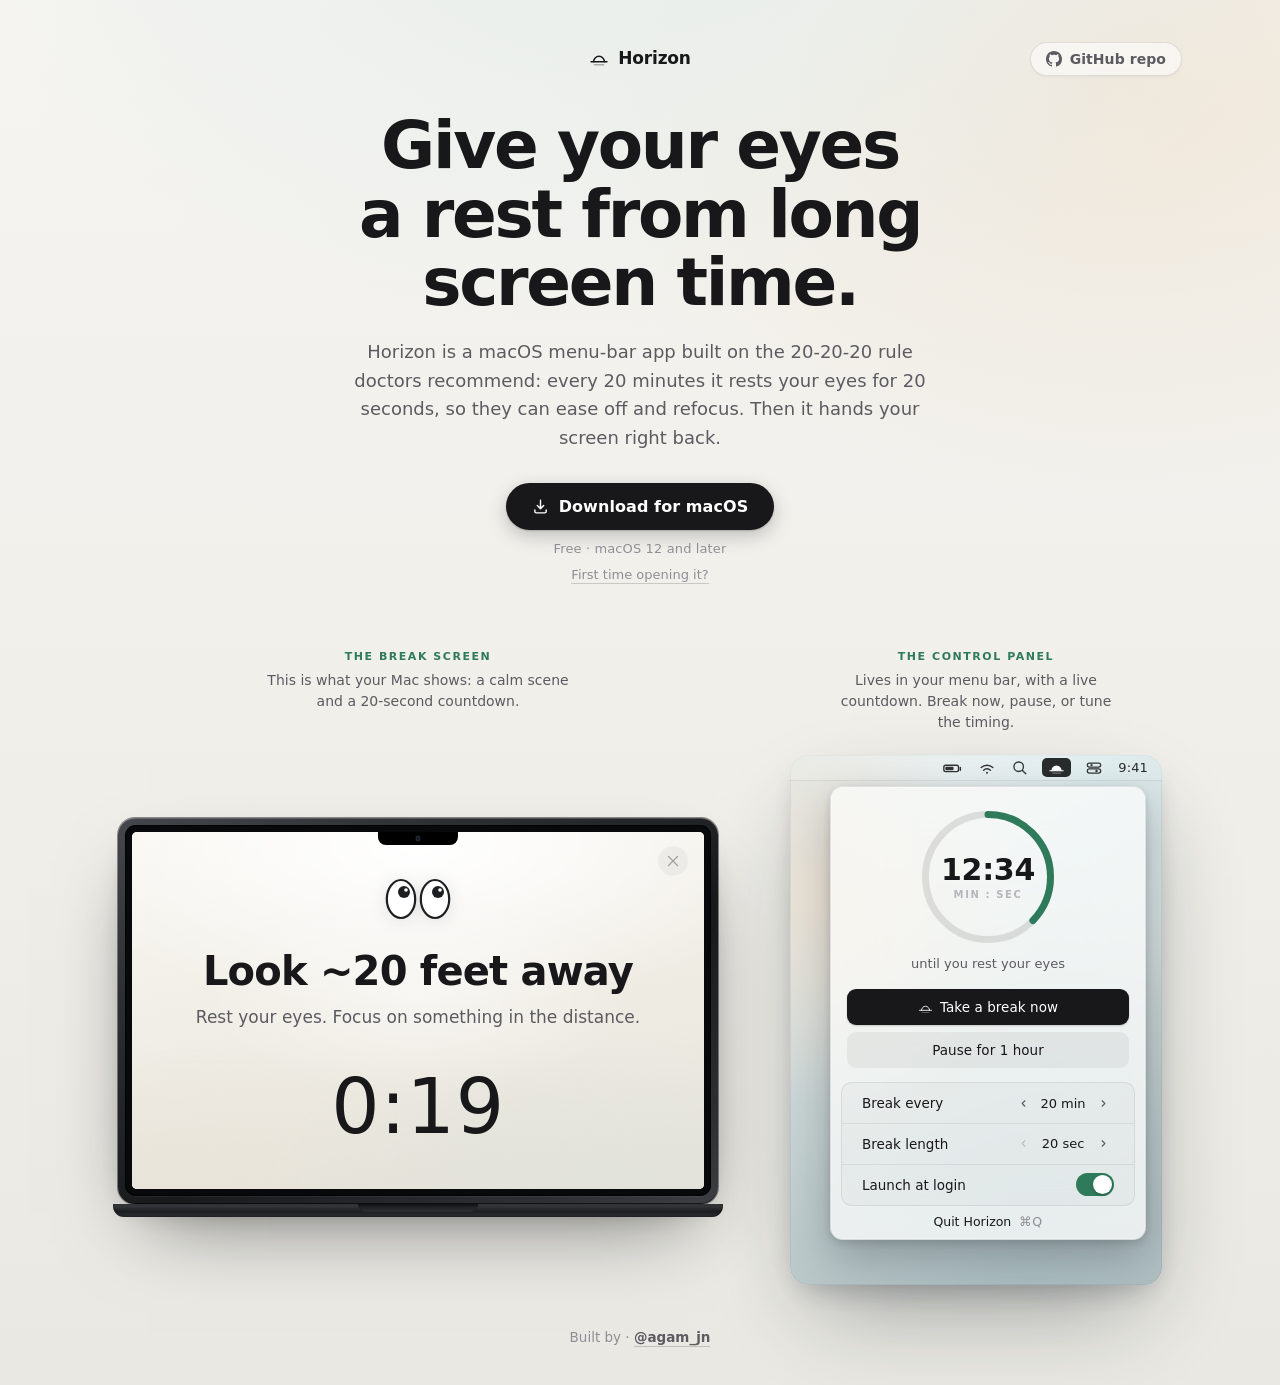
<file: index.html>
<!DOCTYPE html>
<html lang="en">
<head>
  <meta charset="UTF-8" />
  <meta name="viewport" content="width=device-width, initial-scale=1.0" />
  <title>Horizon — rest your eyes</title>

  <meta name="description" content="Horizon is a macOS menu-bar app built on the 20-20-20 rule doctors recommend: every 20 minutes it rests your eyes for 20 seconds, then hands your screen right back." />
  <meta name="theme-color" content="#f5f4f0" />
  <link rel="icon" href="favicon.svg" type="image/svg+xml" />
  <link rel="canonical" href="https://horizon.agamjn.com/" />

  <!-- Open Graph / social -->
  <meta property="og:type" content="website" />
  <meta property="og:title" content="Horizon — rest your eyes" />
  <meta property="og:description" content="A macOS menu-bar app built on the 20-20-20 rule: every 20 minutes it rests your eyes for 20 seconds, then hands your screen right back." />
  <meta property="og:url" content="https://horizon.agamjn.com/" />
  <meta property="og:image" content="https://horizon.agamjn.com/og-image.jpg" />
  <meta property="og:image:width" content="1200" />
  <meta property="og:image:height" content="630" />
  <meta property="og:image:type" content="image/jpeg" />
  <meta property="og:image:alt" content="Horizon — give your eyes a rest from long screen time. A macOS app showing a 20-second eye-rest break on a MacBook." />
  <meta name="twitter:card" content="summary_large_image" />
  <meta name="twitter:title" content="Horizon — rest your eyes" />
  <meta name="twitter:description" content="A macOS menu-bar app built on the 20-20-20 rule: rest your eyes 20 seconds every 20 minutes." />
  <meta name="twitter:image" content="https://horizon.agamjn.com/og-image.jpg" />
  <meta name="twitter:image:alt" content="Horizon — automatic 20-20-20 eye-rest breaks for macOS." />

  <link rel="stylesheet" href="horizon.css" />
</head>
<body>
  <main class="page">
    <!-- brand lockup -->
    <div class="brand">
      <span class="brand-mark" aria-hidden="true">
        <svg width="20" height="20" viewBox="0 0 24 24" fill="none" style="display:block">
          <line x1="2.5" y1="16.5" x2="21.5" y2="16.5" stroke="currentColor" stroke-width="1.818" stroke-linecap="round" />
          <line x1="6.5" y1="20" x2="17.5" y2="20" stroke="currentColor" stroke-width="1.818" stroke-linecap="round" opacity="0.32" />
          <path d="M5.5 16.5a6.5 6.5 0 0 1 13 0" stroke="currentColor" stroke-width="1.818" stroke-linecap="round" fill="none" />
        </svg>
      </span>
      <span class="brand-name">Horizon</span>
    </div>

    <!-- GitHub repo — secondary CTA, pinned top-right -->
    <a class="gh-link" href="https://github.com/agamjn/Horizon" target="_blank" rel="noopener" aria-label="View the Horizon repository on GitHub">
      <svg width="16" height="16" viewBox="0 0 16 16" fill="currentColor" aria-hidden="true">
        <path d="M8 0C3.58 0 0 3.58 0 8c0 3.54 2.29 6.53 5.47 7.59.4.07.55-.17.55-.38 0-.19-.01-.82-.01-1.49-2.01.37-2.53-.49-2.69-.94-.09-.23-.48-.94-.82-1.13-.28-.15-.68-.52-.01-.53.63-.01 1.08.58 1.23.82.72 1.21 1.87.87 2.33.66.07-.52.28-.87.51-1.07-1.78-.2-3.64-.89-3.64-3.95 0-.87.31-1.59.82-2.15-.08-.2-.36-1.02.08-2.12 0 0 .67-.21 2.2.82.64-.18 1.32-.27 2-.27.68 0 1.36.09 2 .27 1.53-1.04 2.2-.82 2.2-.82.44 1.1.16 1.92.08 2.12.51.56.82 1.27.82 2.15 0 3.07-1.87 3.75-3.65 3.95.29.25.54.73.54 1.48 0 1.07-.01 1.93-.01 2.2 0 .21.15.46.55.38A8.013 8.013 0 0 0 16 8c0-4.42-3.58-8-8-8z" />
      </svg>
      <span class="gh-label">GitHub repo</span>
    </a>

    <!-- hero text -->
    <h1 class="headline">Give your eyes a rest from long screen time.</h1>
    <p class="sub">
      Horizon is a macOS menu-bar app built on the 20-20-20 rule doctors recommend: every
      20 minutes it rests your eyes for 20 seconds, so they can ease off and refocus. Then it hands
      your screen right back.
    </p>

    <!-- CTA -->
    <div class="cta-wrap">
      <a class="cta" href="https://github.com/agamjn/Horizon/releases/latest/download/Horizon.dmg">
        <svg width="17" height="17" viewBox="0 0 24 24" fill="none" style="margin-right:1px" aria-hidden="true">
          <path d="M12 3v12m0 0l-4.5-4.5M12 15l4.5-4.5" stroke="currentColor" stroke-width="2" stroke-linecap="round" stroke-linejoin="round" />
          <path d="M4 17v2a2 2 0 0 0 2 2h12a2 2 0 0 0 2-2v-2" stroke="currentColor" stroke-width="2" stroke-linecap="round" />
        </svg>
        Download for macOS
      </a>
      <span class="cta-note">Free · macOS 12 and later</span>
      <button type="button" class="cta-first" id="helpLink" aria-haspopup="dialog" aria-controls="helpDialog">First time opening it?</button>
    </div>

    <!-- SIDE BY SIDE: the break screen, and the control that drives it -->
    <section class="duo">
      <!-- break screen — the larger surface -->
      <figure class="duo-col break-col">
        <figcaption class="duo-cap">
          <span class="duo-kicker">The break screen</span>
          <span class="duo-desc">This is what your Mac shows: a calm scene and a 20-second countdown.</span>
        </figcaption>
        <div class="duo-stage">
          <!-- hand-built MacBook frame -->
          <div class="mac">
            <div class="mac-lid">
              <div class="mac-bezel">
                <div class="mac-screen">
                  <!-- break view -->
                  <div class="brk">
                    <div class="brk-scene"></div>
                    <div class="brk-haze"></div>
                    <div class="brk-center">
                      <svg class="brk-eyes" width="86" height="46" viewBox="0 0 86 46" fill="none" aria-hidden="true">
                        <ellipse cx="26" cy="23" rx="14.2" ry="19" fill="#fff" stroke="#1c1e22" stroke-width="2.2" />
                        <ellipse cx="60" cy="23" rx="14.2" ry="19" fill="#fff" stroke="#1c1e22" stroke-width="2.2" />
                        <circle cx="29" cy="16" r="6" fill="#1c1e22" />
                        <circle cx="63" cy="16" r="6" fill="#1c1e22" />
                        <circle cx="31" cy="14" r="1.8" fill="#fff" />
                        <circle cx="65" cy="14" r="1.8" fill="#fff" />
                      </svg>
                      <div class="brk-title">Look ~20 feet away</div>
                      <div class="brk-sub">Rest your eyes. Focus on something in the distance.</div>
                      <div class="brk-count" id="brkCount">0:20</div>
                    </div>
                    <button class="brk-x" aria-label="Skip break" tabindex="-1">
                      <svg width="20" height="20" viewBox="0 0 24 24" fill="none"><path d="M6 6l12 12M18 6L6 18" stroke="currentColor" stroke-width="1.6" stroke-linecap="round" /></svg>
                    </button>
                  </div>
                  <div class="mac-screen-notch"><span class="mac-cam"></span></div>
                </div>
              </div>
            </div>
            <div class="mac-hinge"><span class="mac-notch"></span></div>
          </div>
        </div>
      </figure>

      <!-- control panel — lives in the menu bar (frozen snapshot) -->
      <figure class="duo-col control-col">
        <figcaption class="duo-cap">
          <span class="duo-kicker">The control panel</span>
          <span class="duo-desc">Lives in your menu bar, with a live countdown. Break now, pause, or tune the timing.</span>
        </figcaption>
        <div class="duo-stage">
          <div class="device" aria-label="Horizon menu-bar app">
            <div class="freeze" aria-hidden="true">
              <div class="hz-desktop">
                <!-- macOS menu bar -->
                <div class="hz-menubar">
                  <div class="hz-mb-cluster">
                    <span class="hz-mb-item">
                      <svg width="22" height="22" viewBox="0 0 24 24" fill="none"><rect x="2" y="9" width="16" height="7" rx="2" stroke="currentColor" stroke-width="1.5" /><rect x="3.6" y="10.6" width="9" height="3.8" rx="1" fill="currentColor" /><path d="M20 11.5v3" stroke="currentColor" stroke-width="1.6" stroke-linecap="round" /></svg>
                    </span>
                    <span class="hz-mb-item">
                      <svg width="20" height="20" viewBox="0 0 24 24" fill="none"><path d="M5 11.5a10 10 0 0 1 14 0M8 14.6a5.5 5.5 0 0 1 8 0" stroke="currentColor" stroke-width="1.7" stroke-linecap="round" /><circle cx="12" cy="17.6" r="1.2" fill="currentColor" /></svg>
                    </span>
                    <span class="hz-mb-item">
                      <svg width="19" height="19" viewBox="0 0 24 24" fill="none"><circle cx="11" cy="11" r="6" stroke="currentColor" stroke-width="1.7" /><path d="M16 16l4 4" stroke="currentColor" stroke-width="1.7" stroke-linecap="round" /></svg>
                    </span>
                    <span class="hz-mb-item hz-mb-app sel">
                      <svg width="17" height="17" viewBox="0 0 24 24" fill="none" style="display:block">
                        <line x1="2.5" y1="16.5" x2="21.5" y2="16.5" stroke="currentColor" stroke-width="1.545" stroke-linecap="round" />
                        <line x1="6.5" y1="20" x2="17.5" y2="20" stroke="currentColor" stroke-width="1.545" stroke-linecap="round" opacity="0.32" />
                        <path d="M5.5 16.5a6.5 6.5 0 0 1 13 0" stroke="currentColor" stroke-width="1.545" stroke-linecap="round" fill="currentColor" />
                      </svg>
                    </span>
                    <span class="hz-mb-item">
                      <svg width="20" height="20" viewBox="0 0 24 24" fill="none"><rect x="4" y="6" width="16" height="5" rx="2.5" stroke="currentColor" stroke-width="1.5" /><rect x="4" y="13" width="16" height="5" rx="2.5" stroke="currentColor" stroke-width="1.5" /><circle cx="9" cy="8.5" r="1.4" fill="currentColor" /><circle cx="15" cy="15.5" r="1.4" fill="currentColor" /></svg>
                    </span>
                    <span class="hz-mb-time">9:41</span>
                  </div>
                </div>

                <!-- popover (V2 · progress-ring hero), frozen at 12:34 -->
                <div class="hz-popwrap right">
                  <div class="hz-pop v2">
                    <div class="v2-hero">
                      <div class="hz-ring" style="width:132px;height:132px">
                        <svg width="132" height="132" style="transform:rotate(-90deg)">
                          <circle cx="66" cy="66" r="62.5" fill="none" stroke="rgba(0,0,0,0.10)" stroke-width="7" />
                          <circle cx="66" cy="66" r="62.5" fill="none" stroke="var(--ac)" stroke-width="7"
                            stroke-linecap="round" stroke-dasharray="392.7" stroke-dashoffset="246.7" />
                        </svg>
                        <div class="hz-ring-c">
                          <div class="v2-time">12:34</div>
                          <div class="v2-time-sub">min : sec</div>
                        </div>
                      </div>
                      <div class="v2-cap">until you rest your eyes</div>
                    </div>

                    <div class="v2-actions">
                      <button class="hz-btn primary" type="button">
                        <svg width="15" height="15" viewBox="0 0 24 24" fill="none" style="display:block">
                          <line x1="2.5" y1="16.5" x2="21.5" y2="16.5" stroke="currentColor" stroke-width="1.4" stroke-linecap="round" />
                          <line x1="6.5" y1="20" x2="17.5" y2="20" stroke="currentColor" stroke-width="1.4" stroke-linecap="round" opacity="0.32" />
                          <path d="M5.5 16.5a6.5 6.5 0 0 1 13 0" stroke="currentColor" stroke-width="1.4" stroke-linecap="round" fill="none" />
                        </svg>
                        Take a break now
                      </button>
                      <button class="hz-btn ghost" type="button">Pause for 1 hour</button>
                    </div>

                    <div class="v2-settings">
                      <div class="hz-row static tall">
                        <span class="hz-row-l">Break every</span>
                        <div class="hz-step">
                          <button type="button" aria-label="Less time between breaks">
                            <svg width="11" height="11" viewBox="0 0 24 24"><path d="M15 6l-6 6 6 6" fill="none" stroke="currentColor" stroke-width="2.4" stroke-linecap="round" stroke-linejoin="round" /></svg>
                          </button>
                          <span class="v">20 min</span>
                          <button type="button" aria-label="More time between breaks">
                            <svg width="11" height="11" viewBox="0 0 24 24"><path d="M9 6l6 6-6 6" fill="none" stroke="currentColor" stroke-width="2.4" stroke-linecap="round" stroke-linejoin="round" /></svg>
                          </button>
                        </div>
                      </div>
                      <div class="hz-sep flush"></div>
                      <div class="hz-row static tall">
                        <span class="hz-row-l">Break length</span>
                        <div class="hz-step">
                          <button type="button" aria-label="Shorter break" disabled>
                            <svg width="11" height="11" viewBox="0 0 24 24"><path d="M15 6l-6 6 6 6" fill="none" stroke="currentColor" stroke-width="2.4" stroke-linecap="round" stroke-linejoin="round" /></svg>
                          </button>
                          <span class="v">20 sec</span>
                          <button type="button" aria-label="Longer break">
                            <svg width="11" height="11" viewBox="0 0 24 24"><path d="M9 6l6 6-6 6" fill="none" stroke="currentColor" stroke-width="2.4" stroke-linecap="round" stroke-linejoin="round" /></svg>
                          </button>
                        </div>
                      </div>
                      <div class="hz-sep flush"></div>
                      <div class="hz-row static tall">
                        <span class="hz-row-l">Launch at login</span>
                        <span class="hz-sw on"><span class="knob"></span></span>
                      </div>
                    </div>

                    <div class="v2-foot">
                      <button class="v2-quit" type="button">Quit Horizon <span class="hz-kbd">⌘Q</span></button>
                    </div>
                  </div>
                </div>
              </div>
            </div>
          </div>
        </div>
      </figure>
    </section>

    <footer class="footer">
      Built by ·
      <a href="https://x.com/agam_jn" target="_blank" rel="noopener">@agam_jn</a>
    </footer>
  </main>

  <!-- first-launch help (opened from the "First time opening it?" link) -->
  <dialog class="help-dialog" id="helpDialog" aria-labelledby="helpTitle">
    <div class="help-card">
      <button type="button" class="help-close" id="helpClose" aria-label="Close">
        <svg width="16" height="16" viewBox="0 0 24 24" fill="none" aria-hidden="true"><path d="M6 6l12 12M18 6L6 18" stroke="currentColor" stroke-width="2" stroke-linecap="round" /></svg>
      </button>
      <h2 class="help-title" id="helpTitle">First time opening Horizon</h2>
      <p class="help-intro">macOS adds one extra step the first time you open an app from outside the App Store. You only do this once.</p>
      <ol class="help-steps">
        <li>Open the downloaded <strong>Horizon.dmg</strong>, then drag the Horizon icon onto the <strong>Applications</strong> folder.</li>
        <li>Open your Applications folder and double-click <strong>Horizon</strong>. macOS will say it “could not verify” the app — click <strong>Done</strong>.</li>
        <li>Open the Apple menu → <strong>System Settings</strong> → <strong>Privacy &amp; Security</strong>.</li>
        <li>Scroll down to the <strong>Security</strong> section. You’ll see that “Horizon was blocked” — click <strong>Open Anyway</strong>.</li>
        <li>Confirm with Touch ID or your password, then click <strong>Open Anyway</strong> once more.</li>
      </ol>
      <p class="help-done">That’s it — Horizon now lives in your menu bar (look for the eye icon), and you won’t see this prompt again.</p>
      <details class="help-term">
        <summary>Prefer Terminal?</summary>
        <p class="help-term-note">Run this to clear the quarantine flag and skip the prompts:</p>
        <code>xattr -dr com.apple.quarantine /Applications/Horizon.app</code>
      </details>
    </div>
  </dialog>

  <script src="app.js"></script>
</body>
</html>
</file>
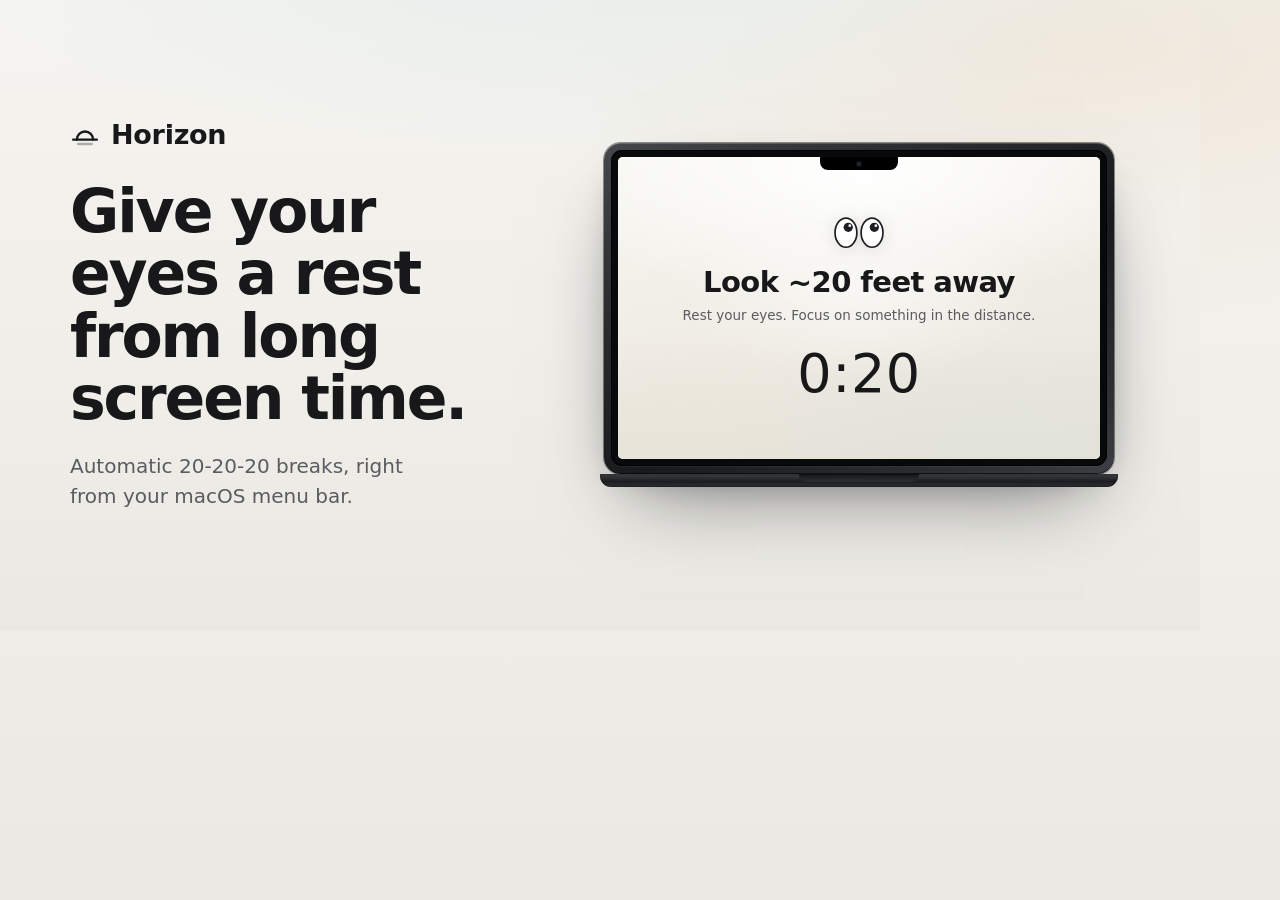
<file: og.html>
<!DOCTYPE html>
<html lang="en">
<head>
  <meta charset="UTF-8" />
  <!-- Source layout for the 1200x630 social preview image (rendered to og-image.png).
       Reuses horizon.css tokens + the MacBook/break-screen styles so the card matches the site. -->
  <link rel="stylesheet" href="horizon.css" />
  <style>
    html,body{ margin:0; }
    .og{
      width:1200px; height:630px; overflow:hidden; position:relative; box-sizing:border-box;
      display:flex; align-items:center; gap:48px; padding:0 70px;
      font-family:var(--sans); -webkit-font-smoothing:antialiased;
      background:
        radial-gradient(120% 70% at 50% -8%, #e7eeec 0%, rgba(231,238,236,0) 46%),
        radial-gradient(90% 60% at 88% 6%, #f0e7da 0%, rgba(240,231,218,0) 50%),
        linear-gradient(180deg, #f5f4f0 0%, #efeee9 60%, #e9e8e2 100%);
    }
    .og-left{ flex:0 0 470px; }
    .og-brand{ display:flex; align-items:center; gap:11px; color:var(--ink); }
    .og-brand svg{ display:block; }
    .og-brand .brand-name{ font-size:27px; font-weight:600; letter-spacing:-0.01em; }
    .og-headline{
      margin:30px 0 0; font-weight:600; letter-spacing:-0.035em; line-height:1.04;
      font-size:60px; color:var(--ink); max-width:13ch; text-wrap:balance;
    }
    .og-sub{ margin:22px 0 0; font-size:20px; line-height:1.5; color:var(--ink-2); max-width:30ch; }
    .og-right{ flex:1; display:flex; align-items:center; justify-content:center; }
    .og-right .mac{ width:510px; }

    /* fixed break-screen sizing for a balanced card (overrides the site's vw clamps) */
    .og .brk-scene{ animation:none; }
    .og .brk-eyes{ width:66px; height:auto; margin-bottom:14px; }
    .og .brk-title{ font-size:29px; }
    .og .brk-sub{ font-size:13.5px; margin-top:8px; }
    .og .brk-count{ font-size:54px; margin-top:24px; }
    .og .brk-x{ display:none; }
  </style>
</head>
<body>
  <div class="og">
    <div class="og-left">
      <div class="og-brand">
        <span class="brand-mark" aria-hidden="true">
          <svg width="30" height="30" viewBox="0 0 24 24" fill="none" style="display:block">
            <line x1="2.5" y1="16.5" x2="21.5" y2="16.5" stroke="currentColor" stroke-width="1.818" stroke-linecap="round" />
            <line x1="6.5" y1="20" x2="17.5" y2="20" stroke="currentColor" stroke-width="1.818" stroke-linecap="round" opacity="0.32" />
            <path d="M5.5 16.5a6.5 6.5 0 0 1 13 0" stroke="currentColor" stroke-width="1.818" stroke-linecap="round" fill="none" />
          </svg>
        </span>
        <span class="brand-name">Horizon</span>
      </div>
      <h1 class="og-headline">Give your eyes a rest from long screen time.</h1>
      <p class="og-sub">Automatic 20-20-20 breaks, right from your macOS menu bar.</p>
    </div>

    <div class="og-right">
      <div class="mac">
        <div class="mac-lid">
          <div class="mac-bezel">
            <div class="mac-screen">
              <div class="brk">
                <div class="brk-scene"></div>
                <div class="brk-haze"></div>
                <div class="brk-center">
                  <svg class="brk-eyes" width="86" height="46" viewBox="0 0 86 46" fill="none" aria-hidden="true">
                    <ellipse cx="26" cy="23" rx="14.2" ry="19" fill="#fff" stroke="#1c1e22" stroke-width="2.2" />
                    <ellipse cx="60" cy="23" rx="14.2" ry="19" fill="#fff" stroke="#1c1e22" stroke-width="2.2" />
                    <circle cx="29" cy="16" r="6" fill="#1c1e22" />
                    <circle cx="63" cy="16" r="6" fill="#1c1e22" />
                    <circle cx="31" cy="14" r="1.8" fill="#fff" />
                    <circle cx="65" cy="14" r="1.8" fill="#fff" />
                  </svg>
                  <div class="brk-title">Look ~20 feet away</div>
                  <div class="brk-sub">Rest your eyes. Focus on something in the distance.</div>
                  <div class="brk-count">0:20</div>
                </div>
              </div>
              <div class="mac-screen-notch"><span class="mac-cam"></span></div>
            </div>
          </div>
        </div>
        <div class="mac-hinge"><span class="mac-notch"></span></div>
      </div>
    </div>
  </div>
</body>
</html>
</file>
<file: horizon.css>
/* ===========================================================================
   Horizon — landing page (v2: side-by-side "duo" layout).
   Recreated pixel-for-pixel from the Claude Design handoff (vanilla, no React).
   =========================================================================== */

:root{
  --sans: -apple-system, "SF Pro Text", "SF Pro Display", system-ui, "Segoe UI", sans-serif;
  --ink:        #18181a;
  --ink-2:      #5b5b61;
  --ink-3:      #8e8e95;
  --ink-4:      #b6b6bc;
  --ac:         #2f7a5a;
  --ac-soft:    rgba(47,122,90,0.12);
  --dusk:       #d98b55;
  --hair:       rgba(0,0,0,0.07);
  --hair-2:     rgba(0,0,0,0.10);
  --rowhover:   rgba(0,0,0,0.055);
}

*{ box-sizing:border-box; }
html,body{ margin:0; }
body{
  font-family:var(--sans); -webkit-font-smoothing:antialiased; text-rendering:optimizeLegibility;
  color:var(--ink); min-height:100vh;
  background:
    radial-gradient(120% 70% at 50% -8%, #e7eeec 0%, rgba(231,238,236,0) 46%),
    radial-gradient(90% 60% at 88% 6%, #f0e7da 0%, rgba(240,231,218,0) 50%),
    linear-gradient(180deg, #f5f4f0 0%, #efeee9 60%, #e9e8e2 100%);
}
button{ font-family:inherit; }

.page{
  position:relative;
  min-height:100vh; max-width:1140px; margin:0 auto;
  padding:48px 28px 40px;
  display:flex; flex-direction:column; align-items:center; text-align:center;
}
.headline, .sub{ max-width:760px; }

/* brand lockup */
.brand{ display:flex; align-items:center; gap:9px; color:var(--ink); margin-bottom:auto; }
.brand-mark{ display:flex; color:var(--ink); }
.brand-name{ font-size:17px; font-weight:600; letter-spacing:-0.01em; }

/* hero text */
.headline{
  margin:44px 0 0; font-weight:600; letter-spacing:-0.035em; line-height:1.04;
  font-size:clamp(38px, 6.4vw, 66px); max-width:15ch; text-wrap:balance; color:var(--ink);
}
.sub{
  margin:20px 0 0; font-size:clamp(15px,1.7vw,18px); line-height:1.6; color:var(--ink-2);
  max-width:52ch; text-wrap:pretty;
}

/* CTA */
.cta-wrap{ margin-top:30px; display:flex; flex-direction:column; align-items:center; gap:11px; }
.cta{
  display:inline-flex; align-items:center; gap:9px; text-decoration:none;
  background:var(--ink); color:#fff; font-size:16px; font-weight:550; letter-spacing:.005em;
  padding:14px 26px; border-radius:999px;
  box-shadow:0 6px 18px rgba(20,24,28,0.22), 0 1px 2px rgba(0,0,0,0.18);
  transition:transform .16s cubic-bezier(0.22,1,0.36,1), background .16s ease, box-shadow .16s ease;
}
.cta:hover{ background:#000; transform:translateY(-2px); box-shadow:0 12px 28px rgba(20,24,28,0.28), 0 2px 4px rgba(0,0,0,0.2); }
.cta:active{ transform:translateY(0) scale(0.98); }
.cta:focus-visible{ outline:2px solid var(--ac); outline-offset:3px; }
.cta-note{ font-size:13px; color:var(--ink-3); letter-spacing:.01em; }
.cta-first{ font-family:inherit; font-size:13px; color:var(--ink-3); text-decoration:none;
  background:none; border:0; cursor:pointer; padding:0 0 1px;
  border-bottom:1px solid rgba(0,0,0,0.16); transition:color .14s, border-color .14s; }
.cta-first:hover{ color:var(--ink-2); border-color:rgba(0,0,0,0.4); }
.cta-first:focus-visible{ outline:2px solid var(--ac); outline-offset:3px; border-radius:2px; }

/* GitHub repo — secondary CTA, pinned top-right */
.gh-link{
  position:absolute; top:42px; right:28px; z-index:10;
  display:inline-flex; align-items:center; gap:8px; text-decoration:none;
  font-size:14px; font-weight:550; letter-spacing:.005em; color:var(--ink-2);
  background:rgba(255,255,255,0.55); border:1px solid var(--hair-2);
  padding:8px 15px; border-radius:999px;
  -webkit-backdrop-filter:blur(8px); backdrop-filter:blur(8px);
  box-shadow:0 1px 2px rgba(20,24,28,0.05);
  transition:color .14s ease, border-color .14s ease, background .14s ease,
             transform .16s cubic-bezier(0.22,1,0.36,1), box-shadow .16s ease;
}
.gh-link svg{ display:block; }
.gh-link:hover{ color:var(--ink); border-color:rgba(0,0,0,0.18); background:rgba(255,255,255,0.85);
  transform:translateY(-1px); box-shadow:0 4px 12px rgba(20,24,28,0.10); }
.gh-link:active{ transform:translateY(0); }
.gh-link:focus-visible{ outline:2px solid var(--ac); outline-offset:3px; }

@media (max-width:560px){
  .gh-link{ top:34px; right:20px; padding:8px; gap:0; }
  .gh-link .gh-label{ display:none; }
}

/* side-by-side duo */
.duo{ display:flex; align-items:stretch; justify-content:center; gap:72px;
  width:100%; margin-top:66px; }
.duo-col{ margin:0; display:flex; flex-direction:column; align-items:center; }
.break-col{ flex:1 1 560px; max-width:600px; }
.control-col{ flex:0 0 372px; }
.duo-cap{ display:flex; flex-direction:column; gap:7px; margin-bottom:22px; min-height:78px; }
.duo-kicker{ font-size:11px; font-weight:650; letter-spacing:.14em; text-transform:uppercase; color:var(--ac); }
.duo-desc{ font-size:14px; line-height:1.5; color:var(--ink-2); max-width:34ch; margin:0 auto; text-wrap:pretty; }
.duo-stage{ flex:1; width:100%; display:flex; align-items:center; justify-content:center; }

/* device showcase (menu-bar panel) */
.device{
  position:relative; width:372px; height:530px; max-width:100%;
  border-radius:18px; overflow:hidden; cursor:pointer;
  box-shadow:0 40px 90px -28px rgba(20,30,38,0.45), 0 12px 30px -12px rgba(20,30,38,0.28),
             0 0 0 1px rgba(255,255,255,0.5) inset;
  transition:transform .3s cubic-bezier(0.22,1,0.36,1), box-shadow .3s cubic-bezier(0.22,1,0.36,1);
}
.device:hover{ transform:translateY(-3px);
  box-shadow:0 52px 110px -28px rgba(20,30,38,0.5), 0 16px 36px -12px rgba(20,30,38,0.32),
             0 0 0 1px rgba(255,255,255,0.5) inset; }
.control-col .device{ cursor:default; }
.freeze{ width:100%; height:100%; pointer-events:none; }
.device::after{ content:""; position:absolute; inset:0; border-radius:18px; pointer-events:none;
  box-shadow:0 0 0 1px rgba(0,0,0,0.05) inset; }

@media (max-width:900px){
  .duo{ flex-direction:column; align-items:center; gap:8px; margin-top:48px; }
  .break-col, .control-col{ flex:none; width:100%; max-width:560px; }
  .duo-cap{ min-height:0; margin-bottom:18px; }
}

/* ============================ MACBOOK FRAME (space black, thin + 3D) ===== */
.mac{ width:100%; max-width:780px; display:flex; flex-direction:column; align-items:center; }
.mac-lid{ width:100%; padding:7px 7px 8px;
  background:linear-gradient(152deg, #45474c 0%, #2c2e32 26%, #191a1c 58%, #2f3135 88%, #3d3f44 100%);
  border-radius:17px;
  box-shadow:0 1px 0 rgba(255,255,255,0.18) inset, 0 -1px 0 rgba(0,0,0,0.62) inset,
             0 0 0 1px rgba(0,0,0,0.42),
             0 40px 80px -30px rgba(8,10,14,0.58), 0 16px 34px -22px rgba(8,10,14,0.46); }
.mac-bezel{ position:relative; background:#08090a; border-radius:11px; padding:7px;
  box-shadow:0 0 0 1px rgba(0,0,0,0.78) inset, 0 1px 0 rgba(255,255,255,0.05); }
.mac-screen{ position:relative; width:100%; aspect-ratio:16/10; border-radius:5px;
  overflow:hidden; background:#000;
  box-shadow:inset 0 0 0 1px rgba(0,0,0,0.5), inset 0 1px 5px rgba(0,0,0,0.3); }
.mac-screen-notch{ position:absolute; top:0; left:50%; transform:translateX(-50%);
  width:clamp(78px, 14%, 124px); height:clamp(13px, 2%, 18px); background:#000;
  border-radius:0 0 8px 8px; z-index:5;
  display:flex; align-items:center; justify-content:center; }
.mac-cam{ width:4.5px; height:4.5px; border-radius:50%; background:#0f1215;
  box-shadow:inset 0 0 2px rgba(110,150,200,0.5), 0 0 0 1px rgba(255,255,255,0.05); }
.mac-hinge{ position:relative; width:101.6%; height:13px;
  background:linear-gradient(180deg, #4b4d52 0%, #34363a 16%, #1c1d20 58%, #303236 100%);
  border-radius:0 0 11px 11px;
  box-shadow:0 1px 0 rgba(255,255,255,0.13) inset, 0 -1px 2px rgba(0,0,0,0.42) inset,
             0 10px 18px -8px rgba(8,10,14,0.5); }
.mac-hinge::before{ content:""; position:absolute; top:0; left:0; right:0; height:2px;
  background:linear-gradient(180deg, rgba(0,0,0,0.6), rgba(0,0,0,0)); }
.mac-notch{ position:absolute; top:0; left:50%; transform:translateX(-50%);
  width:120px; height:8px; border-radius:0 0 8px 8px;
  background:linear-gradient(180deg, #18191b, #2c2e32);
  box-shadow:0 1px 2px rgba(0,0,0,0.45) inset; }

/* ============================ BREAK VIEW (premium off-white) ============= */
.brk{ position:absolute; inset:0; overflow:hidden; background:#f3f1ea; }
.brk-scene{ position:absolute; inset:-4%;
  background:
    radial-gradient(120% 80% at 50% 8%,  #ffffff 0%, rgba(255,255,255,0) 52%),
    radial-gradient(95% 70% at 80% 96%,  #e4e7df 0%, rgba(228,231,223,0) 58%),
    radial-gradient(70% 50% at 16% 88%,  #eee9df 0%, rgba(238,233,223,0) 60%),
    linear-gradient(168deg, #f8f7f2 0%, #efece4 52%, #e7e4da 100%);
  animation:brkdrift 20s ease-in-out infinite alternate; }
.brk-scene::after{ content:""; position:absolute; inset:0;
  background:radial-gradient(48% 36% at 50% 46%, rgba(255,255,255,0.7), rgba(255,255,255,0) 72%);
  opacity:0.7; }
@keyframes brkdrift{ from{ transform:scale(1.02) translateY(0); } to{ transform:scale(1.07) translateY(-1.2%); } }
.brk-haze{ position:absolute; inset:0;
  background:linear-gradient(180deg, rgba(255,255,255,0.0) 60%, rgba(214,210,200,0.22) 100%); }
.brk-center{ position:absolute; inset:0; display:flex; flex-direction:column;
  align-items:center; justify-content:center; gap:0; color:var(--ink); }
.brk-eyes{ margin-bottom:clamp(14px,2.4vw,26px); filter:drop-shadow(0 2px 8px rgba(20,24,28,0.10)); }
.brk-title{ font-size:clamp(24px,3.6vw,40px); font-weight:650; letter-spacing:-0.02em; color:var(--ink); }
.brk-sub{ margin-top:clamp(8px,1vw,13px); font-size:clamp(12px,1.5vw,17px); font-weight:450; color:var(--ink-2); }
.brk-count{ margin-top:clamp(22px,3.4vw,42px); font-size:clamp(40px,6.4vw,76px); font-weight:200;
  letter-spacing:0.01em; color:var(--ink); font-variant-numeric:tabular-nums; line-height:1; }
.brk-x{ position:absolute; top:14px; right:16px; width:30px; height:30px; border-radius:50%;
  display:flex; align-items:center; justify-content:center; color:rgba(0,0,0,0.32);
  background:rgba(0,0,0,0.04); border:0; transition:color .14s, background .14s; }
.brk-x:hover{ color:var(--ink); background:rgba(0,0,0,0.08); }

/* footer */
.footer{ margin-top:auto; padding-top:44px; font-size:13.5px; color:var(--ink-3); }
.footer a{ color:var(--ink-2); text-decoration:none; font-weight:550; border-bottom:1px solid rgba(0,0,0,0.18); padding-bottom:1px; transition:color .14s, border-color .14s; }
.footer a:hover{ color:var(--ac); border-color:var(--ac); }

@media (max-width:480px){
  .device{ width:100%; height:auto; aspect-ratio:372/530; }
}

/* ===========================================================================
   Menu-bar primitives — the frozen V2 control panel uses these.
   =========================================================================== */
.hz-desktop button,
.device button{ font-family:inherit; cursor:pointer; border:0; background:none; color:inherit; padding:0; }

.hz-desktop{
  position:relative; width:100%; height:100%; overflow:hidden;
  background:
    radial-gradient(120% 85% at 78% 4%,  #d7e6e9 0%, rgba(215,230,233,0) 52%),
    radial-gradient(110% 80% at 12% 26%, #ece3d6 0%, rgba(236,227,214,0) 50%),
    radial-gradient(150% 130% at 64% 108%, #a9bcc0 0%, rgba(169,188,192,0) 60%),
    linear-gradient(158deg, #dfe7e7 0%, #ccd6d6 58%, #b7c2c4 100%);
}
.hz-desktop::after{ content:""; position:absolute; inset:0; pointer-events:none;
  background:radial-gradient(140% 100% at 50% -10%, rgba(255,255,255,0.45), rgba(255,255,255,0) 45%); }
.hz-menubar{ position:absolute; top:0; left:0; right:0; height:26px; z-index:5;
  background:rgba(255,255,255,0.16);
  backdrop-filter:blur(22px) saturate(160%); -webkit-backdrop-filter:blur(22px) saturate(160%);
  border-bottom:0.5px solid rgba(0,0,0,0.08); display:flex; align-items:center; justify-content:flex-end; }
.hz-mb-cluster{ display:flex; align-items:center; gap:13px; padding-right:14px; height:100%; color:rgba(0,0,0,0.78); }
.hz-mb-item{ display:flex; align-items:center; justify-content:center; height:100%; }
.hz-mb-app{ position:relative; padding:0 6px; height:19px; border-radius:5px; align-self:center;
  transition:background .14s ease, color .14s ease; }
.hz-mb-app.sel{ background:rgba(0,0,0,0.82); color:#fff; }
.hz-mb-time{ font-size:13px; font-weight:500; letter-spacing:.01em; color:rgba(0,0,0,0.82);
  font-variant-numeric:tabular-nums; padding-left:1px; }

.hz-popwrap{ position:absolute; top:31px; z-index:6; }
.hz-popwrap.right{ right:16px; }
.hz-pop{ background:rgba(250,250,249,0.78);
  backdrop-filter:blur(34px) saturate(180%); -webkit-backdrop-filter:blur(34px) saturate(180%);
  border:0.5px solid rgba(0,0,0,0.09); border-radius:13px;
  box-shadow:0 0 0 0.5px rgba(255,255,255,0.5) inset, 0 16px 44px rgba(20,24,28,0.26), 0 3px 10px rgba(20,24,28,0.14);
  color:var(--ink); overflow:hidden; transform-origin:top right; }

.hz-row{ width:calc(100% - 12px); margin:0 6px; padding:7px 12px; border-radius:7px;
  display:flex; align-items:center; justify-content:space-between; gap:12px;
  font-size:13.5px; color:var(--ink); text-align:left; transition:background .12s ease, transform .06s ease; }
.hz-row.static{ cursor:default; }
.hz-row.tall{ padding:9px 14px; font-size:13.5px; }
.hz-row-l{ color:var(--ink); }
.hz-sep{ height:0.5px; background:var(--hair); margin:5px 12px; }
.hz-sep.flush{ margin:0; }
.hz-kbd{ color:var(--ink-3); font-size:12.5px; letter-spacing:.04em; }

.hz-sw{ width:38px; height:23px; border-radius:999px; background:rgba(0,0,0,0.16);
  position:relative; transition:background .18s cubic-bezier(0.22,1,0.36,1); flex:none; }
.hz-sw .knob{ position:absolute; top:2px; left:2px; width:19px; height:19px; border-radius:50%;
  background:#fff; box-shadow:0 1px 3px rgba(0,0,0,0.28), 0 0 0 0.5px rgba(0,0,0,0.04);
  transition:transform .2s cubic-bezier(0.34,1.56,0.64,1); }
.hz-sw.on{ background:var(--ac); }
.hz-sw.on .knob{ transform:translateX(15px); }

.hz-step{ display:flex; align-items:center; gap:2px; }
.hz-step button{ width:22px; height:22px; border-radius:6px; color:var(--ink-2);
  display:flex; align-items:center; justify-content:center; transition:background .12s, color .12s; }
.hz-step button:disabled{ opacity:.3; cursor:default; }
.hz-step .v{ min-width:54px; text-align:center; font-size:13px; font-weight:500; color:var(--ink); font-variant-numeric:tabular-nums; }

.hz-ring{ position:relative; display:grid; place-items:center; }
.hz-ring-c{ position:absolute; inset:0; display:flex; flex-direction:column; align-items:center; justify-content:center; }

.hz-btn{ display:inline-flex; align-items:center; justify-content:center; gap:7px; border-radius:9px;
  font-size:13.5px; font-weight:500; letter-spacing:.005em; }
.hz-btn.primary{ background:var(--ink); color:#fff; padding:10px 14px; box-shadow:0 1px 2px rgba(0,0,0,0.18); }
.hz-btn.ghost{ background:rgba(0,0,0,0.05); color:var(--ink); padding:10px 14px; }

.hz-pop.v2{ width:316px; padding:6px 6px 8px; }
.v2-hero{ display:flex; flex-direction:column; align-items:center; padding:18px 0 6px; }
.v2-time{ font-size:30px; font-weight:600; letter-spacing:-0.01em; color:var(--ink);
  font-variant-numeric:tabular-nums; line-height:1; }
.v2-time-sub{ margin-top:4px; font-size:10px; font-weight:600; letter-spacing:.16em; text-transform:uppercase; color:var(--ink-4); }
.v2-cap{ margin-top:13px; font-size:13px; color:var(--ink-2); }
.v2-actions{ display:flex; flex-direction:column; gap:7px; padding:12px 10px 8px; }
.v2-settings{ margin:6px 4px 2px; background:rgba(0,0,0,0.025); border-radius:11px; overflow:hidden; border:0.5px solid var(--hair); }
.v2-foot{ padding:6px 6px 2px; }
.v2-quit{ width:100%; display:flex; align-items:center; justify-content:center; gap:8px;
  padding:9px; border-radius:9px; font-size:12.5px; color:var(--ink-2); }

/* ===========================================================================
   First-launch help dialog — built from the site's own tokens. Purely additive.
   =========================================================================== */
.help-dialog{ border:none; padding:0; background:transparent; color:var(--ink);
  width:min(92vw, 440px); max-height:86vh; }
.help-dialog::backdrop{ background:rgba(20,24,28,0.34); backdrop-filter:blur(2px); -webkit-backdrop-filter:blur(2px); }
.help-card{ position:relative; text-align:left; background:#faf9f7;
  border:0.5px solid var(--hair-2); border-radius:16px;
  box-shadow:0 0 0 0.5px rgba(255,255,255,0.6) inset,
             0 30px 60px -20px rgba(20,30,38,0.45), 0 8px 20px -10px rgba(20,30,38,0.30);
  padding:24px 24px 20px; }
.help-title{ margin:0 6px 6px 0; font-size:18px; font-weight:600; letter-spacing:-0.02em; color:var(--ink); }
.help-intro{ margin:0 0 16px; font-size:13.5px; line-height:1.55; color:var(--ink-2); max-width:38ch; }
.help-steps{ margin:0; padding:0; list-style:none; counter-reset:step;
  display:flex; flex-direction:column; gap:11px; }
.help-steps li{ position:relative; padding-left:30px; font-size:13.5px; line-height:1.5;
  color:var(--ink); counter-increment:step; }
.help-steps li::before{ content:counter(step); position:absolute; left:0; top:-1px;
  width:20px; height:20px; border-radius:50%; background:var(--ac-soft); color:var(--ac);
  font-size:11px; font-weight:650; display:flex; align-items:center; justify-content:center;
  font-variant-numeric:tabular-nums; }
.help-steps strong, .help-done strong{ font-weight:600; color:var(--ink); }
.help-done{ margin:16px 0 0; font-size:13.5px; line-height:1.5; color:var(--ink); }
.help-close{ position:absolute; top:12px; right:12px; width:28px; height:28px; border-radius:8px;
  display:flex; align-items:center; justify-content:center; color:var(--ink-3);
  background:none; border:0; cursor:pointer; transition:background .12s, color .12s; }
.help-close:hover{ background:var(--rowhover); color:var(--ink); }
.help-close:focus-visible{ outline:2px solid var(--ac); outline-offset:2px; }
.help-term{ margin:16px 0 0; font-size:12.5px; }
.help-term summary{ cursor:pointer; color:var(--ink-2); font-weight:550; list-style:none;
  display:inline-flex; align-items:center; gap:5px; width:max-content; }
.help-term summary::-webkit-details-marker{ display:none; }
.help-term summary::before{ content:"›"; transition:transform .15s ease; display:inline-block; }
.help-term[open] summary::before{ transform:rotate(90deg); }
.help-term summary:hover{ color:var(--ac); }
.help-term summary:focus-visible{ outline:2px solid var(--ac); outline-offset:3px; border-radius:3px; }
.help-term-note{ margin:8px 0 0; color:var(--ink-3); font-size:12px; }
.help-term code{ display:block; margin-top:8px; padding:10px 12px; border-radius:8px;
  background:rgba(0,0,0,0.05); border:0.5px solid var(--hair);
  font-family:ui-monospace, SFMono-Regular, Menlo, monospace; font-size:12px; color:var(--ink);
  white-space:pre-wrap; word-break:break-word; }

/* ---------------------------------------------------------------------------
   Page-load reveal — staggered entrance. Disabled for reduced-motion.
   --------------------------------------------------------------------------- */
@media (prefers-reduced-motion: no-preference){
  .brand,.gh-link,.headline,.sub,.cta-wrap,.footer{
    opacity:0; animation:hz-reveal .7s cubic-bezier(0.22,1,0.36,1) forwards;
  }
  .brand{ animation-delay:.05s; }
  .gh-link{ animation-delay:.05s; }
  .headline{ animation-delay:.12s; }
  .sub{ animation-delay:.19s; }
  .cta-wrap{ animation-delay:.26s; }
  .footer{ animation-delay:.5s; }
  /* duo fades opacity only, so the device hover transform stays intact */
  .duo{ opacity:0; animation:hz-fade .8s ease .4s forwards; }

  @keyframes hz-reveal{ from{ opacity:0; transform:translateY(10px); } to{ opacity:1; transform:none; } }
  @keyframes hz-fade{ from{ opacity:0; } to{ opacity:1; } }

  .help-dialog[open]{ animation:help-pop .22s cubic-bezier(0.22,1,0.36,1); }
  .help-dialog[open]::backdrop{ animation:help-fade .22s ease; }
  @keyframes help-pop{ from{ opacity:0; transform:translateY(8px) scale(0.98); } to{ opacity:1; transform:none; } }
  @keyframes help-fade{ from{ opacity:0; } to{ opacity:1; } }
}
</file>
